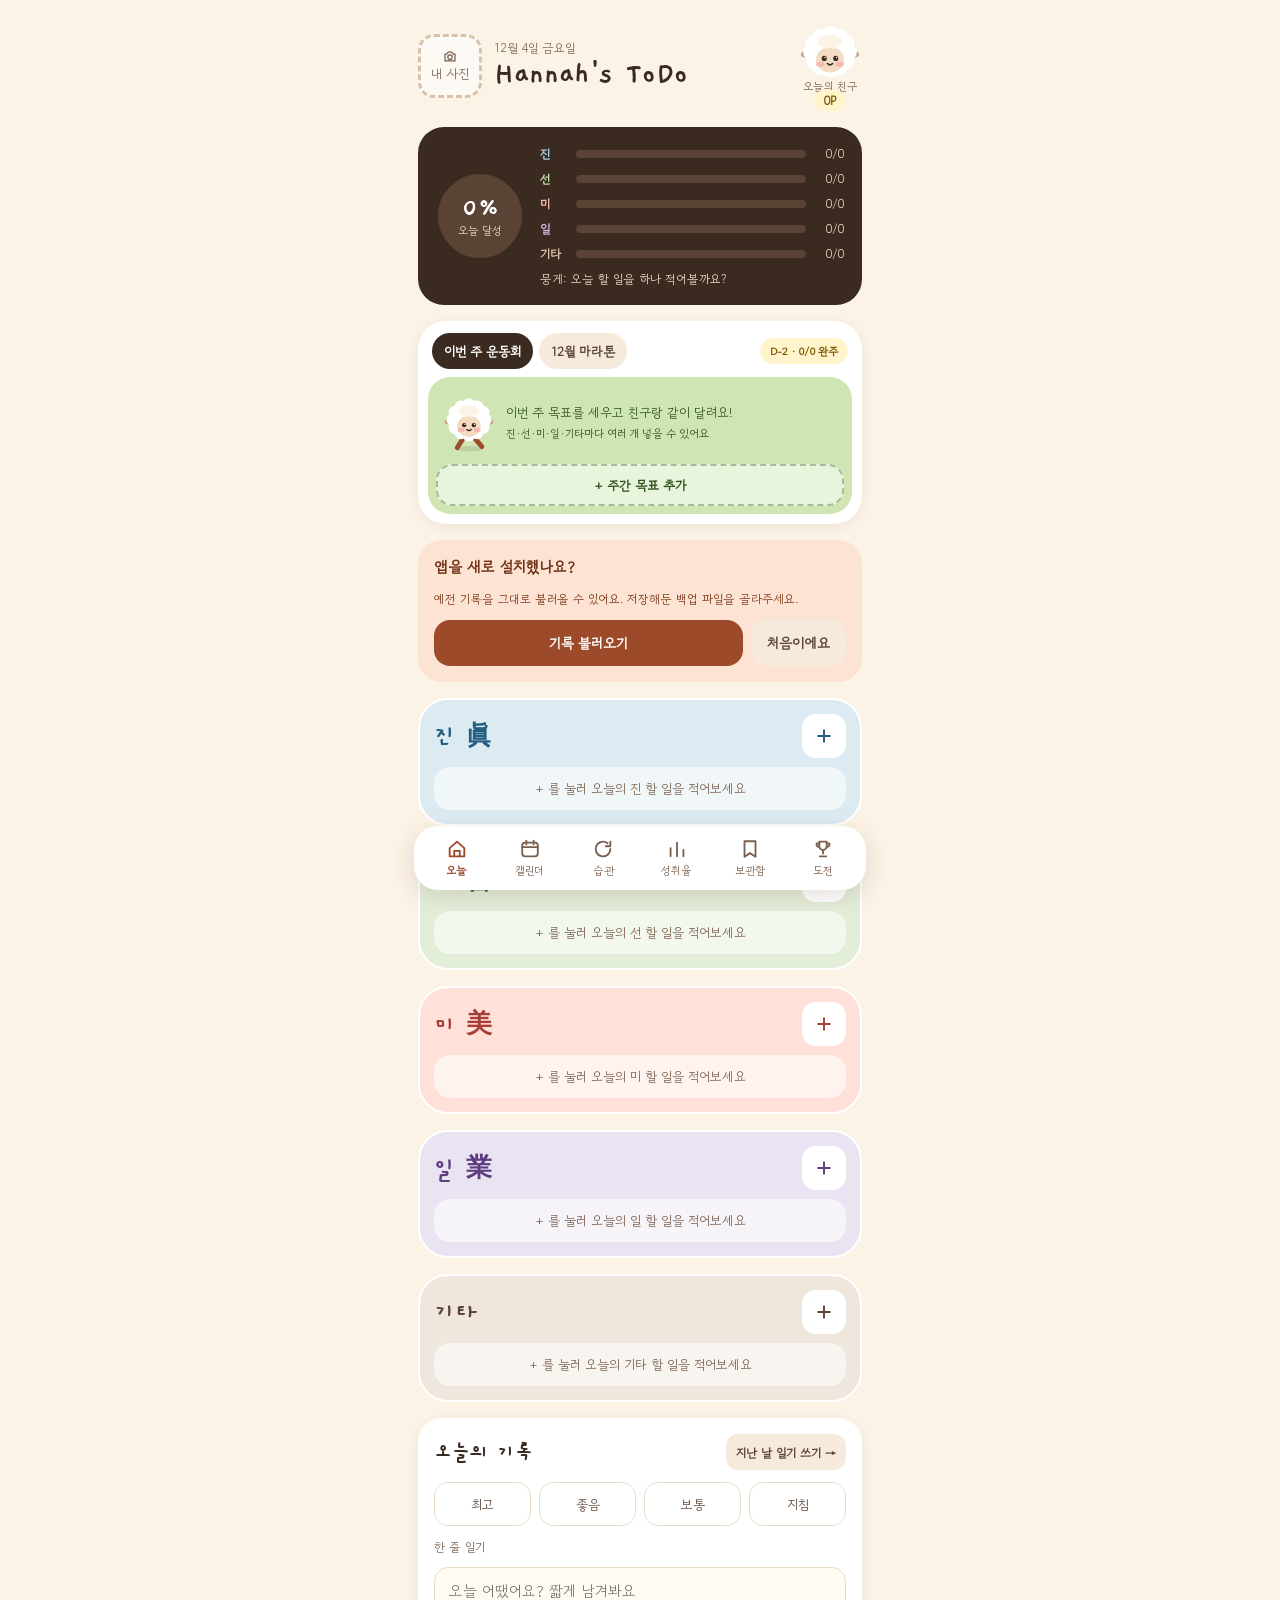
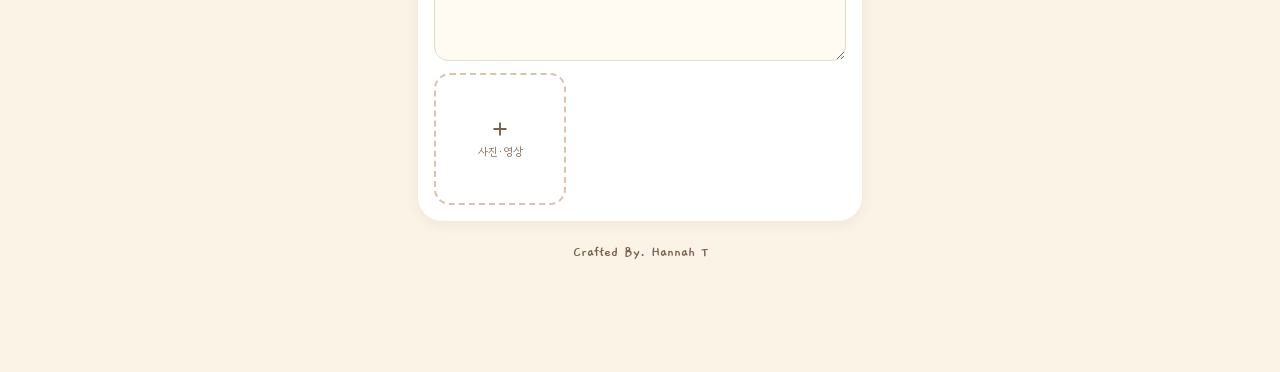
<file: app/index.html>
<!doctype html>
<html lang="ko">
<head>
<meta charset="utf-8">
<meta name="viewport" content="width=device-width, initial-scale=1, viewport-fit=cover">
<meta name="theme-color" content="#FBF3E6">
<meta name="apple-mobile-web-app-capable" content="yes">
<meta name="apple-mobile-web-app-status-bar-style" content="default">
<meta name="apple-mobile-web-app-title" content="Hannah's ToDo">
<title>Hannah's ToDo</title>
<link rel="manifest" href="./manifest.webmanifest">
<link rel="icon" href="./icons/icon-192.png">
<link rel="apple-touch-icon" href="./icons/apple-touch-icon.png">
<link rel="preconnect" href="https://fonts.googleapis.com">
<link rel="preconnect" href="https://fonts.gstatic.com" crossorigin>
<link href="https://fonts.googleapis.com/css2?family=Gaegu:wght@400;700&family=Gowun+Dodum&display=swap" rel="stylesheet">
<link rel="stylesheet" href="./styles.css?v=__BUILD__">
</head>
<body>
<main id="app" aria-live="polite"></main>
<nav id="nav" aria-label="하단 메뉴"></nav>
<div id="sheet-root"></div>
<input type="file" id="profile-input" accept="image/*" hidden>
<input type="file" id="media-input" accept="image/*,video/*" multiple hidden>
<input type="file" id="backup-input" accept="application/json,.json" hidden>
<script type="module" src="./app.js?v=__BUILD__"></script>
</body>
</html>
</file>
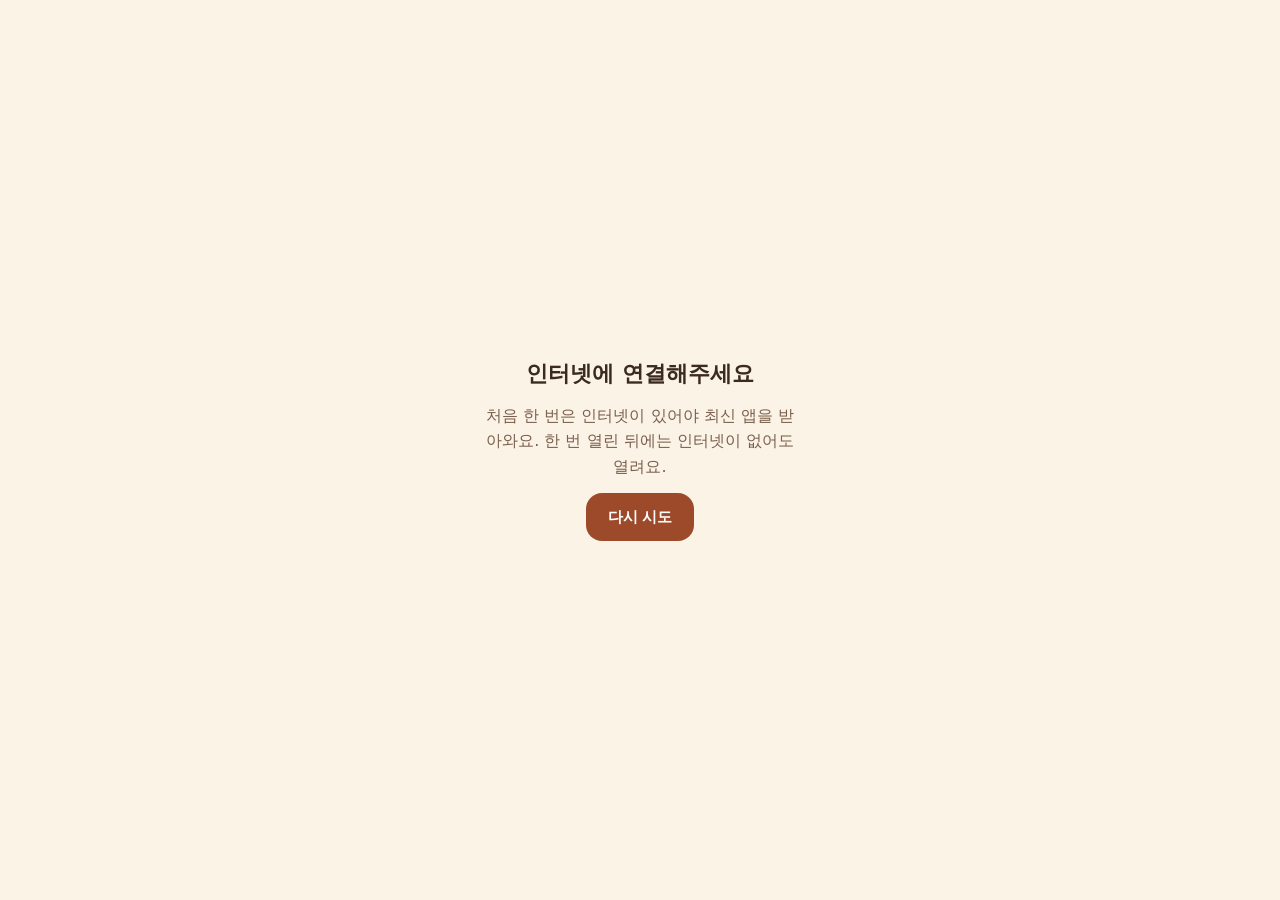
<file: app/offline.html>
<!doctype html>
<html lang="ko">
<head>
<meta charset="utf-8">
<meta name="viewport" content="width=device-width, initial-scale=1">
<title>Hannah's ToDo · 인터넷 연결 필요</title>
<style>
body{margin:0;min-height:100vh;display:flex;align-items:center;justify-content:center;background:#FBF3E6;color:#3B2A20;font-family:system-ui,sans-serif;text-align:center;padding:24px;box-sizing:border-box}
.box{max-width:320px;display:flex;flex-direction:column;gap:14px;align-items:center}
h1{font-size:22px;margin:0}
p{margin:0;line-height:1.6;color:#7A5F4E}
button{border:none;border-radius:16px;min-height:48px;padding:0 22px;font-size:15px;font-weight:700;background:#9C4A2A;color:#fff}
</style>
</head>
<body>
<div class="box">
  <h1>인터넷에 연결해주세요</h1>
  <p>처음 한 번은 인터넷이 있어야 최신 앱을 받아와요. 한 번 열린 뒤에는 인터넷이 없어도 열려요.</p>
  <button onclick="location.href='https://hannahrachelseo.github.io/jinseonmi/'">다시 시도</button>
</div>
</body>
</html>
</file>
<file: app/styles.css>
:root{
  --bg:#FBF3E6; --card:#FFFFFF; --ink:#3B2A20; --muted:#7A5F4E; --line:#EADBC8; --soft:#F5EADB; --field:#FFFAF2;
  --primary:#9C4A2A; --primary-dark:#7A3519; --peach:#FCE3D3; --dark:#3B2A20; --dark2:#5A4234; --cream-text:#F1DFCB;
  --gold-bg:#FFF4CC; --gold:#7A5600; --gold-dark:#5C4100;
  --warn-bg:#FFE9DA; --warn:#8F3F0A; --bad-bg:#FFE0E0; --bad:#A4262C;
  --shadow:0 3px 14px rgba(91,58,36,.07);
  --hand:'Gaegu',cursive; --body:'Gowun Dodum',system-ui,sans-serif;
}
*{box-sizing:border-box}
html,body{margin:0;background:var(--bg);color:var(--ink);font-family:var(--body);-webkit-tap-highlight-color:transparent}
body{min-height:100vh}
button,input,textarea,select{font-family:inherit;color:inherit}
button{cursor:pointer}
a{color:var(--primary)}a:hover{color:var(--primary-dark)}
:focus-visible{outline:3px solid #F2A97E;outline-offset:2px}
#app{max-width:480px;margin:0 auto;padding:calc(20px + env(safe-area-inset-top)) 18px calc(110px + env(safe-area-inset-bottom));display:flex;flex-direction:column;gap:16px}
h1,h2{margin:0;font-family:var(--hand);font-weight:700;line-height:1.15}
h1{font-size:32px}
.top h1{font-size:clamp(24px,7vw,32px);white-space:nowrap} h2{font-size:22px}
.muted{color:var(--muted)} .small{font-size:12px} .xs{font-size:11px}
.row{display:flex;align-items:center;gap:10px} .between{justify-content:space-between} .col{display:flex;flex-direction:column}
.grow{flex:1;min-width:0}
.card{background:var(--card);border-radius:24px;padding:16px;box-shadow:var(--shadow);display:flex;flex-direction:column;gap:12px}
.hand{font-family:var(--hand);font-weight:700}
.chip{border:none;border-radius:999px;min-height:40px;padding:0 15px;font-weight:700;font-size:13px;background:#fff;color:#5C4536}
.chip.on{background:var(--dark);color:#fff}
.btn{border:none;border-radius:16px;min-height:46px;padding:0 16px;font-weight:700;font-size:14px;background:var(--primary);color:#fff}
.btn.ghost{background:var(--soft);color:#5C4536}
.btn.light{background:#fff;color:var(--primary)}
.btn.danger{background:var(--bad-bg);color:var(--bad)}
.btn:disabled{opacity:.5;cursor:default}
.icon-btn{width:44px;height:44px;border-radius:14px;border:none;background:#fff;color:var(--ink);display:flex;align-items:center;justify-content:center;flex-shrink:0}
.icon-btn.sm{width:36px;height:36px;border-radius:10px;background:var(--soft);color:#5C4536}
.field{border:1px solid var(--line);border-radius:14px;padding:0 14px;height:46px;font-size:15px;background:var(--field);width:100%}
textarea.field{height:auto;padding:12px 14px;resize:vertical;min-height:84px;line-height:1.5}
label.lbl{font-size:12px;color:var(--muted)}
.footer{text-align:center;font-family:var(--hand);font-weight:700;font-size:15px;color:var(--muted);padding:6px 0 0}

/* header */
.top{display:flex;justify-content:space-between;align-items:center;gap:12px}
.avatar{width:64px;height:64px;border-radius:50%;flex-shrink:0;border:3px solid #fff;box-shadow:0 0 0 2px #EBCBA4;object-fit:cover;background:var(--field);padding:0;overflow:hidden;display:flex;align-items:center;justify-content:center;color:var(--primary);font-size:10px;flex-direction:column;white-space:nowrap}
.avatar.empty{border:3px dashed #D9C3AA;box-shadow:none}
.avatar img{width:100%;height:100%;object-fit:cover}
.mascot-btn{border:none;background:none;padding:0;display:flex;flex-direction:column;align-items:center;gap:0;min-width:64px}
.points-pill{background:var(--gold-bg);color:var(--gold);font-weight:700;font-size:12px;padding:2px 10px;border-radius:999px;margin-top:-4px;text-decoration:none;display:inline-block}

/* summary */
.summary{background:var(--dark);color:#fff;border-radius:26px;padding:18px;display:flex;gap:16px;align-items:center}
.ring{width:88px;height:88px;flex-shrink:0;position:relative}
.ring svg{transform:rotate(-90deg)}
.ring .val{position:absolute;inset:0;display:flex;flex-direction:column;align-items:center;justify-content:center}
.ring .val b{font-family:var(--hand);font-size:28px;line-height:1}
.ring .val span{font-size:11px;color:var(--cream-text)}
.bars{flex:1;display:flex;flex-direction:column;gap:8px;font-size:12px}
.bar-row{display:flex;align-items:center;gap:8px}
.bar-row .k{width:28px;font-weight:700}
.track{flex:1;height:8px;border-radius:4px;background:var(--dark2);overflow:hidden}
.track i{display:block;height:8px;border-radius:4px;transition:width .35s}
.bar-row .n{width:30px;text-align:right;color:var(--cream-text)}
.cheer{font-size:12px;color:var(--cream-text)}

.celebrate{background:var(--gold-bg);border:2px solid #F2CF66;border-radius:26px;padding:12px 16px;display:flex;align-items:center;gap:12px;animation:pop .4s ease}
@keyframes pop{0%{transform:scale(.94);opacity:0}100%{transform:none;opacity:1}}
.toast{background:#fff;border:1px solid var(--line);border-radius:16px;padding:8px 10px 8px 14px;display:flex;align-items:center;justify-content:space-between;gap:10px;font-size:13px}

/* banners */
.banner{border-radius:30px;padding:14px;display:flex;flex-direction:column;gap:9px;border:2px solid #fff}
.banner-head{display:flex;align-items:center;justify-content:space-between}
.banner-title{display:flex;align-items:baseline;gap:8px}
.banner-title b{font-family:var(--hand);font-size:26px;font-weight:700}
.banner-title span{font-size:12px}
.item{display:flex;align-items:center;gap:10px;background:#fff;border-radius:20px;padding:9px 10px 9px 12px}
.check{width:30px;height:30px;flex-shrink:0;border-radius:10px;border:2px solid #D9C3AA;background:#fff;display:flex;align-items:center;justify-content:center;padding:0;transition:transform .12s}
.check:active{transform:scale(.9)}
.item .label{flex:1;min-width:0;display:flex;flex-direction:column;gap:2px;background:none;border:none;text-align:left;padding:4px 0;font-size:15px}
.item .label .t{overflow-wrap:anywhere}
.item.done .label .t{color:var(--muted);text-decoration:line-through}
.item .meta{font-size:11px;color:var(--muted);display:flex;align-items:center;gap:5px;flex-wrap:wrap}
.tag{font-weight:700;padding:1px 6px;border-radius:6px;font-size:11px}
.mini{border:none;background:var(--soft);color:#5C4536;font-size:12px;font-weight:700;border-radius:12px;padding:0 10px;min-height:36px;white-space:nowrap}
.empty{background:rgba(255,255,255,.6);border-radius:16px;padding:12px;font-size:13px;color:var(--muted);text-align:center}

/* diary */
.moods{display:grid;grid-template-columns:repeat(4,minmax(0,1fr));gap:8px}
.mood{min-height:44px;border-radius:14px;border:1px solid var(--line);background:#fff;color:#5C4536;font-size:13px}
.mood.on{border:2px solid var(--primary);background:var(--peach);color:var(--primary);font-weight:700}
.media-grid{display:grid;grid-template-columns:repeat(3,minmax(0,1fr));gap:8px}
.tile{aspect-ratio:1;border-radius:16px;overflow:hidden;border:none;padding:0;background:#F5D9C4;position:relative;display:flex;align-items:center;justify-content:center;color:var(--primary)}
.tile img,.tile video{width:100%;height:100%;object-fit:cover;display:block}
.tile .badge{position:absolute;bottom:6px;right:6px;background:rgba(59,42,32,.7);color:#fff;font-size:10px;border-radius:6px;padding:1px 5px}
.tile.add{border:2px dashed #D9C3AA;background:#fff;color:var(--muted);flex-direction:column;gap:4px;font-size:11px}

/* nav */
#nav{position:fixed;left:0;right:0;bottom:0;padding:0 14px calc(10px + env(safe-area-inset-bottom));pointer-events:none;z-index:20}
#nav .bar{max-width:452px;margin:0 auto;display:flex;justify-content:space-around;background:#fff;border-radius:24px;padding:6px;box-shadow:0 6px 24px rgba(91,58,36,.16);pointer-events:auto}
#nav button{border:none;background:none;display:flex;flex-direction:column;align-items:center;gap:2px;flex:1;min-width:0;min-height:48px;padding:6px 4px;color:var(--muted);font-size:11px}
#nav button.on{color:var(--primary);font-weight:700}

/* calendar */
.cal-grid{display:grid;grid-template-columns:repeat(7,minmax(0,1fr));row-gap:4px;text-align:center}
.cal-grid .wk{font-size:12px;font-weight:700;color:var(--muted);padding-bottom:6px}
.day{height:52px;border:none;background:none;padding:0;display:flex;flex-direction:column;align-items:center;gap:3px}
.day .num{width:36px;height:36px;border-radius:13px;display:flex;align-items:center;justify-content:center;font-size:14px;border:2px solid transparent}
.day.today .num{border-color:var(--primary);font-weight:700}
.day.sel .num{background:var(--primary);color:#fff;font-weight:700}
.day.past .num{color:#A88E7B}
.dots{display:flex;gap:2px;height:6px}.dots i{width:6px;height:6px;border-radius:50%}
.cats{display:flex;gap:8px}
.cat-opt{flex:1;min-height:44px;border-radius:14px;border:2px solid var(--line);background:#fff;font-family:var(--hand);font-size:18px;font-weight:700}

/* habits */
.rule{border-radius:22px;padding:14px;display:flex;flex-direction:column;gap:4px}
.week{display:grid;grid-template-columns:repeat(7,minmax(0,1fr));gap:4px;text-align:center}
.week .d{display:flex;flex-direction:column;align-items:center;gap:3px;font-size:10px;color:var(--muted)}
.week .d i{width:30px;height:30px;border-radius:10px;display:flex;align-items:center;justify-content:center;font-style:normal;font-size:13px;font-weight:700;border:2px solid var(--line);color:#A88E7B;background:#fff}
.pill{font-size:12px;font-weight:700;padding:5px 10px;border-radius:999px}
.badge-cat{width:38px;height:38px;border-radius:13px;display:flex;align-items:center;justify-content:center;font-family:var(--hand);font-weight:700;font-size:20px;flex-shrink:0}

/* stats */
.tabs{display:grid;grid-template-columns:repeat(6,minmax(0,1fr));gap:4px;background:#fff;border-radius:16px;padding:4px}
.tabs button{min-height:40px;border-radius:12px;border:none;background:none;font-weight:700;font-size:13px;color:#5C4536}
.tabs button.on{background:var(--primary);color:#fff}
.chart{display:flex;align-items:flex-end;gap:5px;height:150px;border-bottom:1px solid var(--dark2)}
.chart .b{flex:1;display:flex;flex-direction:column;align-items:center;justify-content:flex-end;gap:4px;height:150px;font-size:10px;color:var(--cream-text);min-width:0}
.chart .b i{width:100%;max-width:26px;border-radius:8px 8px 3px 3px;display:block;min-height:3px}
.chart-l{display:flex;gap:5px}.chart-l span{flex:1;text-align:center;font-size:10px;color:var(--cream-text);min-width:0;overflow:hidden;white-space:nowrap}
.trio{display:grid;grid-template-columns:repeat(2,minmax(0,1fr));gap:10px}
.trio>div{border-radius:20px;padding:12px;display:flex;flex-direction:column;gap:2px}

/* library */
.lib-item{display:flex;gap:10px;align-items:center}
.lib-icon{width:48px;height:48px;border-radius:14px;display:flex;align-items:center;justify-content:center;flex-shrink:0}
.lib-title{font-size:14px;font-weight:700;line-height:1.35;color:var(--ink);text-decoration:none;overflow-wrap:anywhere}
.lib-item.done .lib-title{color:var(--muted);text-decoration:line-through}

/* challenge */
.stamps{display:grid;grid-template-columns:repeat(5,minmax(0,1fr));gap:10px}
.stamps i{aspect-ratio:1;border-radius:50%;display:flex;align-items:center;justify-content:center;font-style:normal;font-family:var(--hand);font-weight:700;font-size:17px;border:2px dashed #D9C3AA;color:#A88E7B;background:var(--field)}
.ledger{display:flex;flex-direction:column;gap:6px;font-size:13px}
.ledger div{display:flex;justify-content:space-between;gap:8px}

/* friends */
.friends{display:grid;grid-template-columns:repeat(2,minmax(0,1fr));gap:12px}
.friend{background:#fff;border-radius:26px;padding:14px 10px;display:flex;flex-direction:column;align-items:center;gap:4px;border:3px solid #fff;box-shadow:var(--shadow)}
.friend.today{border-color:var(--primary)}

/* sheet */
.sheet-bg{position:fixed;inset:0;background:rgba(59,42,32,.38);z-index:50;display:flex;align-items:flex-end;justify-content:center;animation:fade .2s}
.sheet{background:var(--bg);width:100%;max-width:480px;border-radius:28px 28px 0 0;padding:14px 18px calc(22px + env(safe-area-inset-bottom));display:flex;flex-direction:column;gap:12px;max-height:88vh;overflow:auto;animation:up .25s ease}
.sheet .grab{width:40px;height:4px;border-radius:2px;background:#D9C3AA;align-self:center}
.viewer img,.viewer video{width:100%;border-radius:18px;max-height:60vh;object-fit:contain;background:#000}
@keyframes up{from{transform:translateY(40px);opacity:.6}to{transform:none;opacity:1}}
@keyframes fade{from{opacity:0}to{opacity:1}}
.sr{position:absolute;width:1px;height:1px;overflow:hidden;clip:rect(0 0 0 0)}

.trio>div:last-child:nth-child(odd){grid-column:1/-1}
.cats{flex-wrap:wrap}.cat-opt{min-width:52px}

/* 목표 레이스 */
.race{background:#fff;border-radius:28px;padding:12px 10px 10px;display:flex;flex-direction:column;gap:8px;box-shadow:var(--shadow)}
.race-tab{border:none;border-radius:999px;min-height:36px;padding:0 12px;font-weight:700;font-size:13px;background:var(--soft);color:#5C4536}
.race-tab.on{background:var(--dark);color:#fff}
.race-field{background:#CFE6B4;border-radius:22px;padding:10px 8px 8px;display:flex;flex-direction:column;gap:6px}
.lane{display:flex;flex-direction:column;gap:0}
.lane-head{display:flex;align-items:center;gap:6px;margin:0 2px}
.lane-title{flex:1;min-width:0;border:none;background:none;text-align:left;padding:4px 0;font-size:13px;color:#2F521B;overflow:hidden;text-overflow:ellipsis;white-space:nowrap}
.lane-title .tag{margin-right:5px}
.lane-n{font-size:12px;color:#2F521B;font-weight:700}
.lane-btn{border:none;border-radius:12px;min-width:36px;height:34px;font-weight:700;font-size:14px;background:#fff;color:#2F521B}
.lane-btn.plus{color:#fff;min-width:44px}
.lane-btn:disabled{opacity:.4}
.rtrack{position:relative;height:62px;margin-top:2px}
.rtrack .dirt{position:absolute;left:0;right:0;bottom:2px;height:22px;border-radius:12px;background:#E9B98F}
.rtrack .dash{position:absolute;left:10px;right:34px;bottom:12px;border-top:2px dashed #FFF8EE}
.rtrack .star{position:absolute;bottom:5px;font-size:13px;line-height:1}
.rtrack .pace{position:absolute;bottom:22px;font-size:14px;color:#8F3F0A;opacity:.55}
.rtrack .finish{position:absolute;right:4px;bottom:2px;width:22px;height:30px;border-radius:4px;background:repeating-conic-gradient(#3B2A20 0 25%,#fff 0 50%) 0 0/8px 8px}
.runner{position:absolute;bottom:4px;transition:left .6s cubic-bezier(.3,1.4,.5,1)}
.runner .say{position:absolute;bottom:42px;left:18px;white-space:nowrap;background:#fff;color:#3B2A20;font-size:11px;padding:2px 7px;border-radius:10px 10px 10px 2px}
.runner.hop svg{animation:hop .6s ease}
.runner.done svg{animation:hop 1.2s ease infinite}
@keyframes hop{0%,100%{transform:translateY(0)}30%{transform:translateY(-12px)}60%{transform:translateY(0)}75%{transform:translateY(-4px)}}
.lane-status{font-size:11px;margin:0 6px 2px;font-weight:700}
.race-empty{display:flex;align-items:center;gap:10px;padding:6px 6px;font-size:13px;color:#2F521B;line-height:1.5}
.race-add{border:2px dashed rgba(47,82,27,.35);background:rgba(255,255,255,.55);border-radius:16px;min-height:42px;font-weight:700;font-size:13px;color:#2F521B}
.weeks{display:grid;grid-template-columns:repeat(6,minmax(0,1fr));gap:6px;text-align:center}
.weeks div{display:flex;flex-direction:column;align-items:center;gap:3px;font-size:10px;color:var(--muted)}
.weeks i{width:100%;aspect-ratio:1;border-radius:14px;display:flex;align-items:center;justify-content:center;font-style:normal;font-weight:700;font-size:12px}

/* 1년 캘린더 */
.seg{display:flex;background:#fff;border-radius:14px;padding:3px;gap:2px}
.seg button{border:none;background:none;border-radius:11px;min-width:40px;min-height:38px;font-weight:700;font-size:13px;color:#5C4536}
.seg button.on{background:var(--primary);color:#fff}
.ygrid{display:grid;grid-template-columns:repeat(2,minmax(0,1fr));gap:10px}
.ymonth{border:none;background:var(--field);border-radius:18px;padding:8px 8px 10px;display:flex;flex-direction:column;gap:6px;text-align:left}
.ymonth.cur{box-shadow:inset 0 0 0 2px var(--primary)}
.ym-head{display:flex;justify-content:space-between;align-items:center}
.ym-head b{font-family:var(--hand);font-size:19px}
.ym-medal{font-size:10px;font-weight:700;background:var(--gold-bg);color:var(--gold);border-radius:999px;padding:1px 7px}
.ym-medal.all{background:#E3EED9;color:#3F6B26}
.ym-grid{display:grid;grid-template-columns:repeat(7,minmax(0,1fr));gap:2px}
.ym-grid i{aspect-ratio:1;border-radius:5px;font-style:normal;font-size:8px;line-height:1;display:flex;align-items:center;justify-content:center;color:#7A5F4E}
.ym-grid i.now{outline:2px solid var(--primary);outline-offset:-1px;font-weight:700}
i.lg{width:10px;height:10px;border-radius:3px;display:inline-block}
.yrace{background:#CFE6B4;border-radius:20px;padding:10px 10px 8px;display:flex;flex-direction:column;gap:6px;color:#2F521B}
.mini-track{position:relative;height:40px}
.mini-track .dirt{position:absolute;left:0;right:0;bottom:2px;height:16px;border-radius:10px;background:#E9B98F}
.mini-track .star{position:absolute;bottom:3px;font-size:11px;line-height:1}
.mini-track .finish{position:absolute;right:3px;bottom:2px;width:16px;height:22px;border-radius:3px;background:repeating-conic-gradient(#3B2A20 0 25%,#fff 0 50%) 0 0/6px 6px}
.mini-runner{position:absolute;bottom:3px}
.wk-dots{display:flex;gap:4px}
.wk-dots i{flex:1;height:20px;border-radius:7px;font-style:normal;font-size:10px;font-weight:700;display:flex;align-items:center;justify-content:center;color:#3B2A20}

/* 1년 계획 · 강아지 */
.plan{background:#FFF6F0;border-radius:28px;padding:14px 10px 12px;display:flex;flex-direction:column;gap:8px;color:#4A3328}
.pl-count{font-family:var(--body);font-size:12px;background:#fff;color:#B23E63;border-radius:999px;padding:2px 8px;vertical-align:middle}
.pl-host{position:relative;flex-shrink:0}
.pl-say{position:absolute;right:52px;top:-4px;max-width:200px;background:#fff;border-radius:14px 14px 2px 14px;padding:5px 10px;font-size:12px;line-height:1.35;color:#8A4B5E;box-shadow:0 2px 8px rgba(91,58,36,.08);width:max-content}
.pl-months{display:grid;grid-template-columns:repeat(12,minmax(0,1fr));gap:2px;margin:6px 2px 0}
.pl-months span{text-align:center;font-size:11px;line-height:22px;height:22px;border-radius:11px;background:#fff;color:#9C7B6A}
.pl-months span.on{background:#F28BA6;color:#fff;font-weight:700}
.pl-board{position:relative;background:#fff;border-radius:20px;padding:8px 2px 6px;min-height:80px}
.pl-now{position:absolute;top:4px;bottom:4px;border-left:2px dotted #F28BA6}
.pl-row{position:relative;height:44px;margin:2px 0}
.pl-ribbon{position:absolute;bottom:4px;height:26px;border-radius:13px;border:1.5px solid;overflow:hidden;padding:0;text-align:left}
.pl-ribbon i{position:absolute;left:0;top:0;bottom:0;border-radius:11px}
.pl-ribbon span{position:absolute;left:7px;right:4px;top:50%;transform:translateY(-50%);font-size:11px;font-weight:700;white-space:nowrap;overflow:hidden;text-overflow:ellipsis}
.pl-pup{position:absolute;bottom:16px;pointer-events:none}
.pl-pup.happy svg{animation:hop 1.4s ease infinite}
.pl-empty{display:flex;align-items:center;gap:10px;padding:8px;font-size:13px;color:#8A4B5E;line-height:1.5}
.pl-add{border:2px dashed #F5B8C8;background:#fff;border-radius:16px;min-height:44px;font-weight:700;font-size:14px;color:#B23E63}
.pl-crew{display:grid;grid-template-columns:repeat(5,minmax(0,1fr));background:#fff;border-radius:18px;padding:8px 2px}
.pl-crew div{display:flex;flex-direction:column;align-items:center;font-size:10px;color:#9C7B6A}
.pl-crew b{font-size:12px}
.pl-label{position:absolute;bottom:9px;font-size:11px;font-weight:700;white-space:nowrap;max-width:60%;overflow:hidden;text-overflow:ellipsis}
.lib-url{color:var(--muted);overflow:hidden;text-overflow:ellipsis;white-space:nowrap;display:block;max-width:100%}
.back-pill{align-self:flex-start;display:flex;align-items:center;gap:2px;border:none;background:#fff;color:#5C4536;border-radius:999px;min-height:40px;padding:0 14px 0 8px;font-weight:700;font-size:13px;box-shadow:var(--shadow);margin-bottom:-6px}

.mstrip{display:flex;gap:6px;overflow-x:auto;padding:2px 2px 4px;scrollbar-width:none}
.mstrip::-webkit-scrollbar{display:none}
.mstrip button{flex-shrink:0;border:none;border-radius:14px;background:var(--soft);color:#5C4536;min-width:58px;min-height:44px;padding:4px 8px;display:flex;flex-direction:column;align-items:center;justify-content:center;gap:0}
.mstrip button b{font-size:12px}.mstrip button span{font-size:10px;opacity:.8}
.mstrip button.on{background:var(--dark);color:#fff}
.mo-row{border:none;background:#fff;border-radius:18px;padding:12px 14px;display:flex;flex-direction:column;gap:8px;text-align:left;width:100%}
.mo-row.now{box-shadow:inset 0 0 0 2px var(--primary)}
.mo-goals{display:flex;flex-wrap:wrap;gap:6px}
.mo-goal{font-size:12px;border-radius:10px;padding:3px 8px}
</file>
